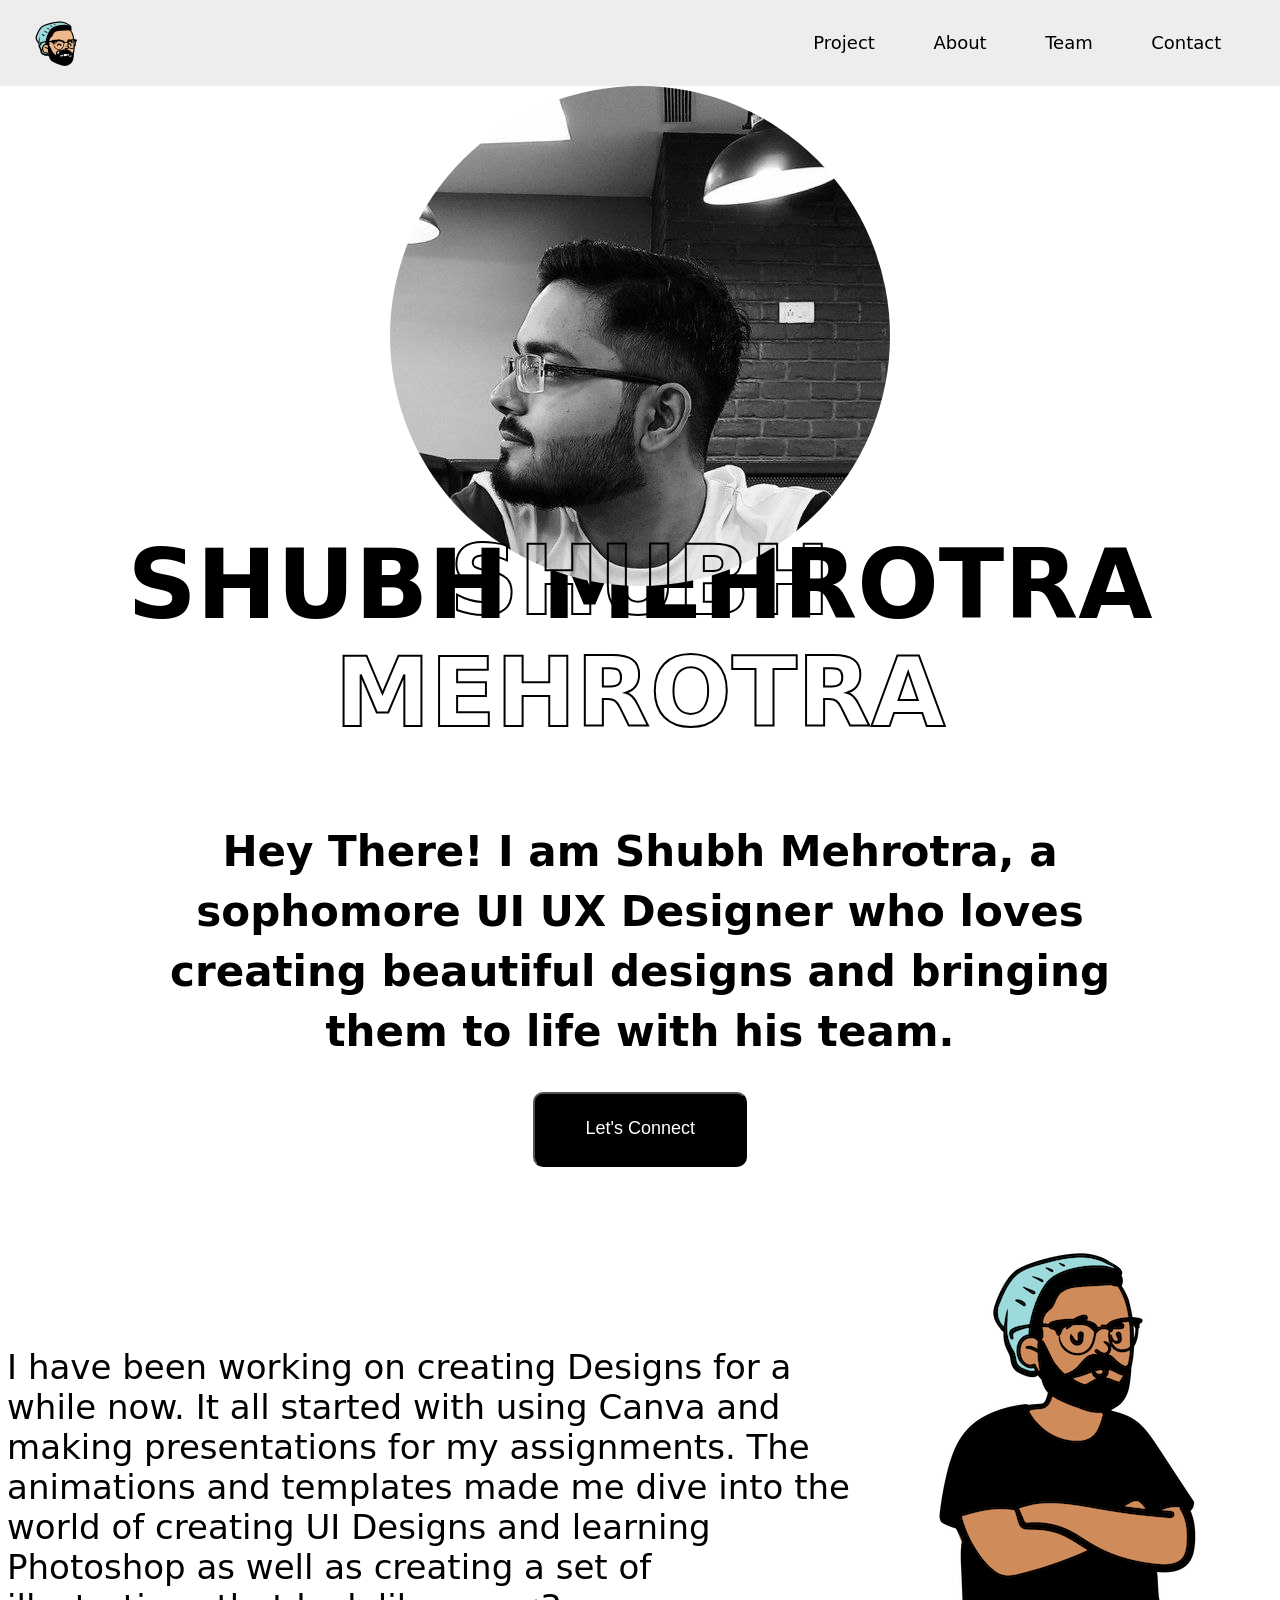
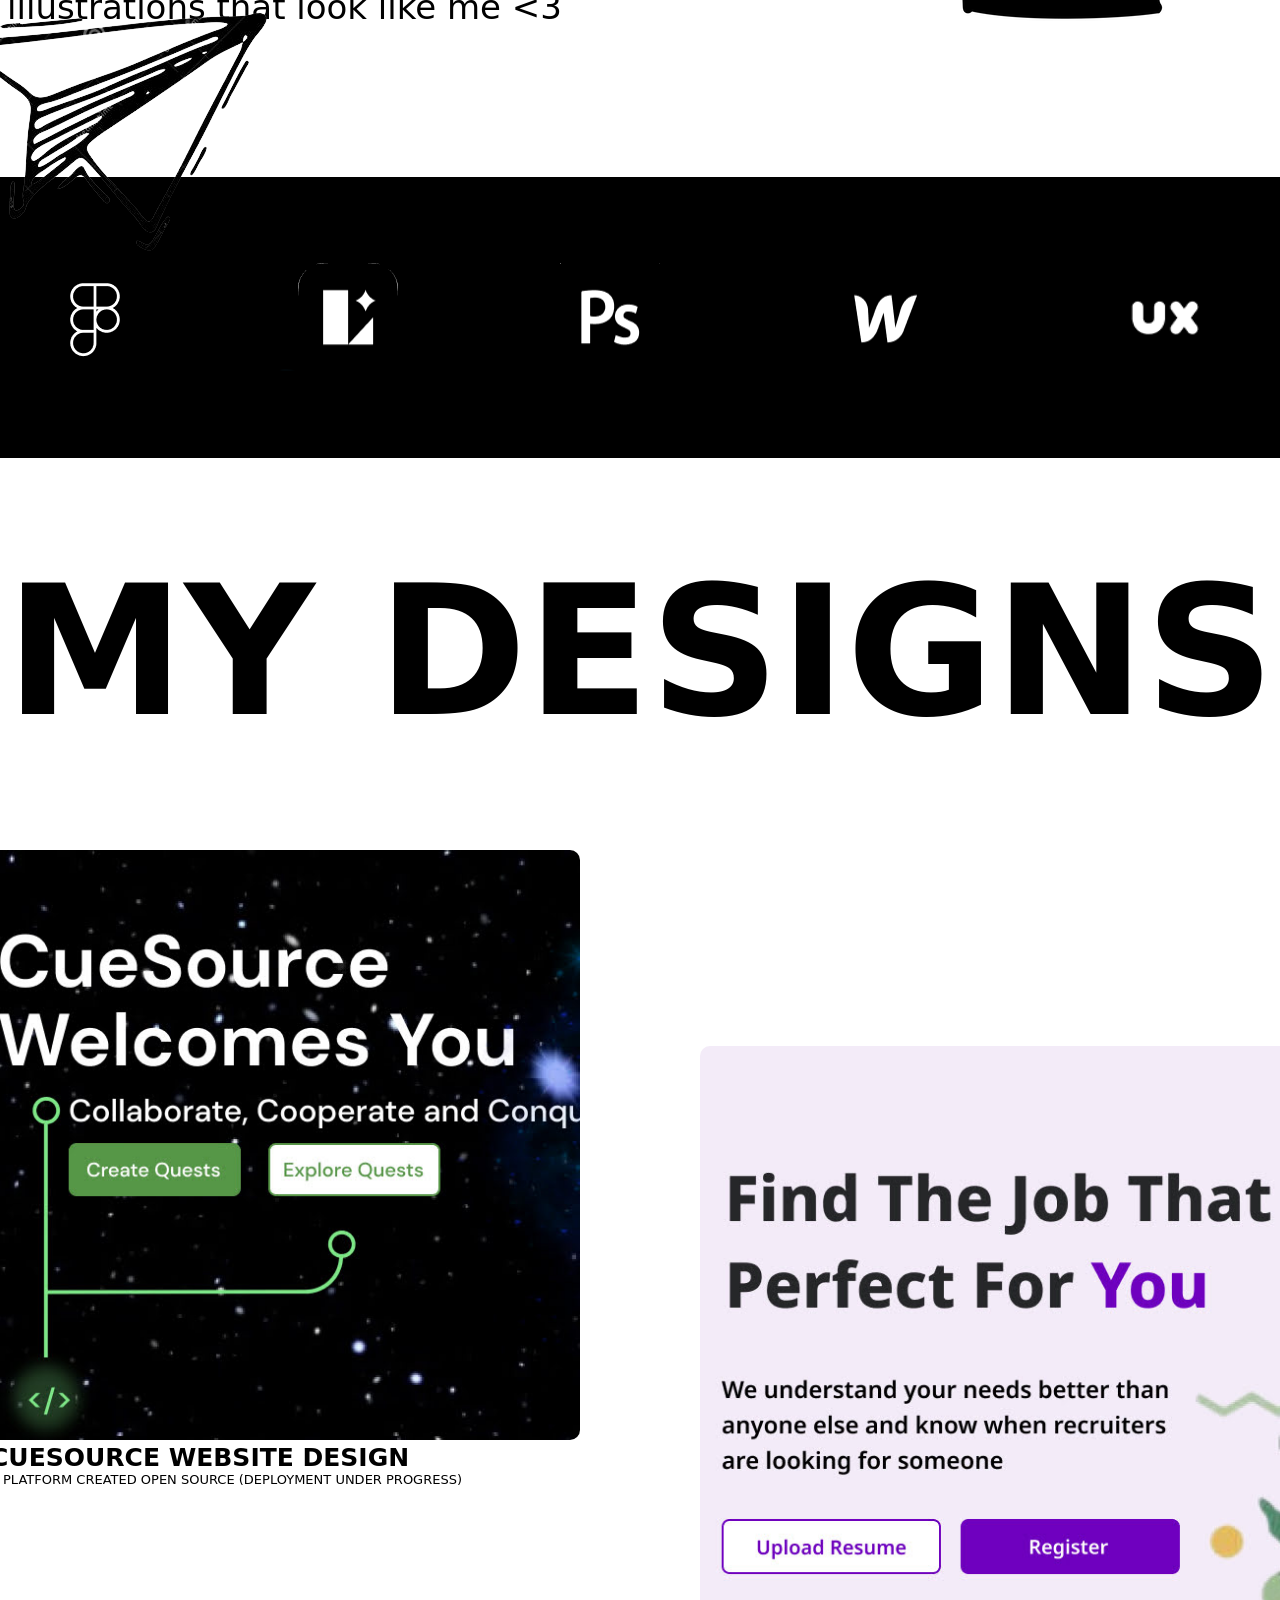
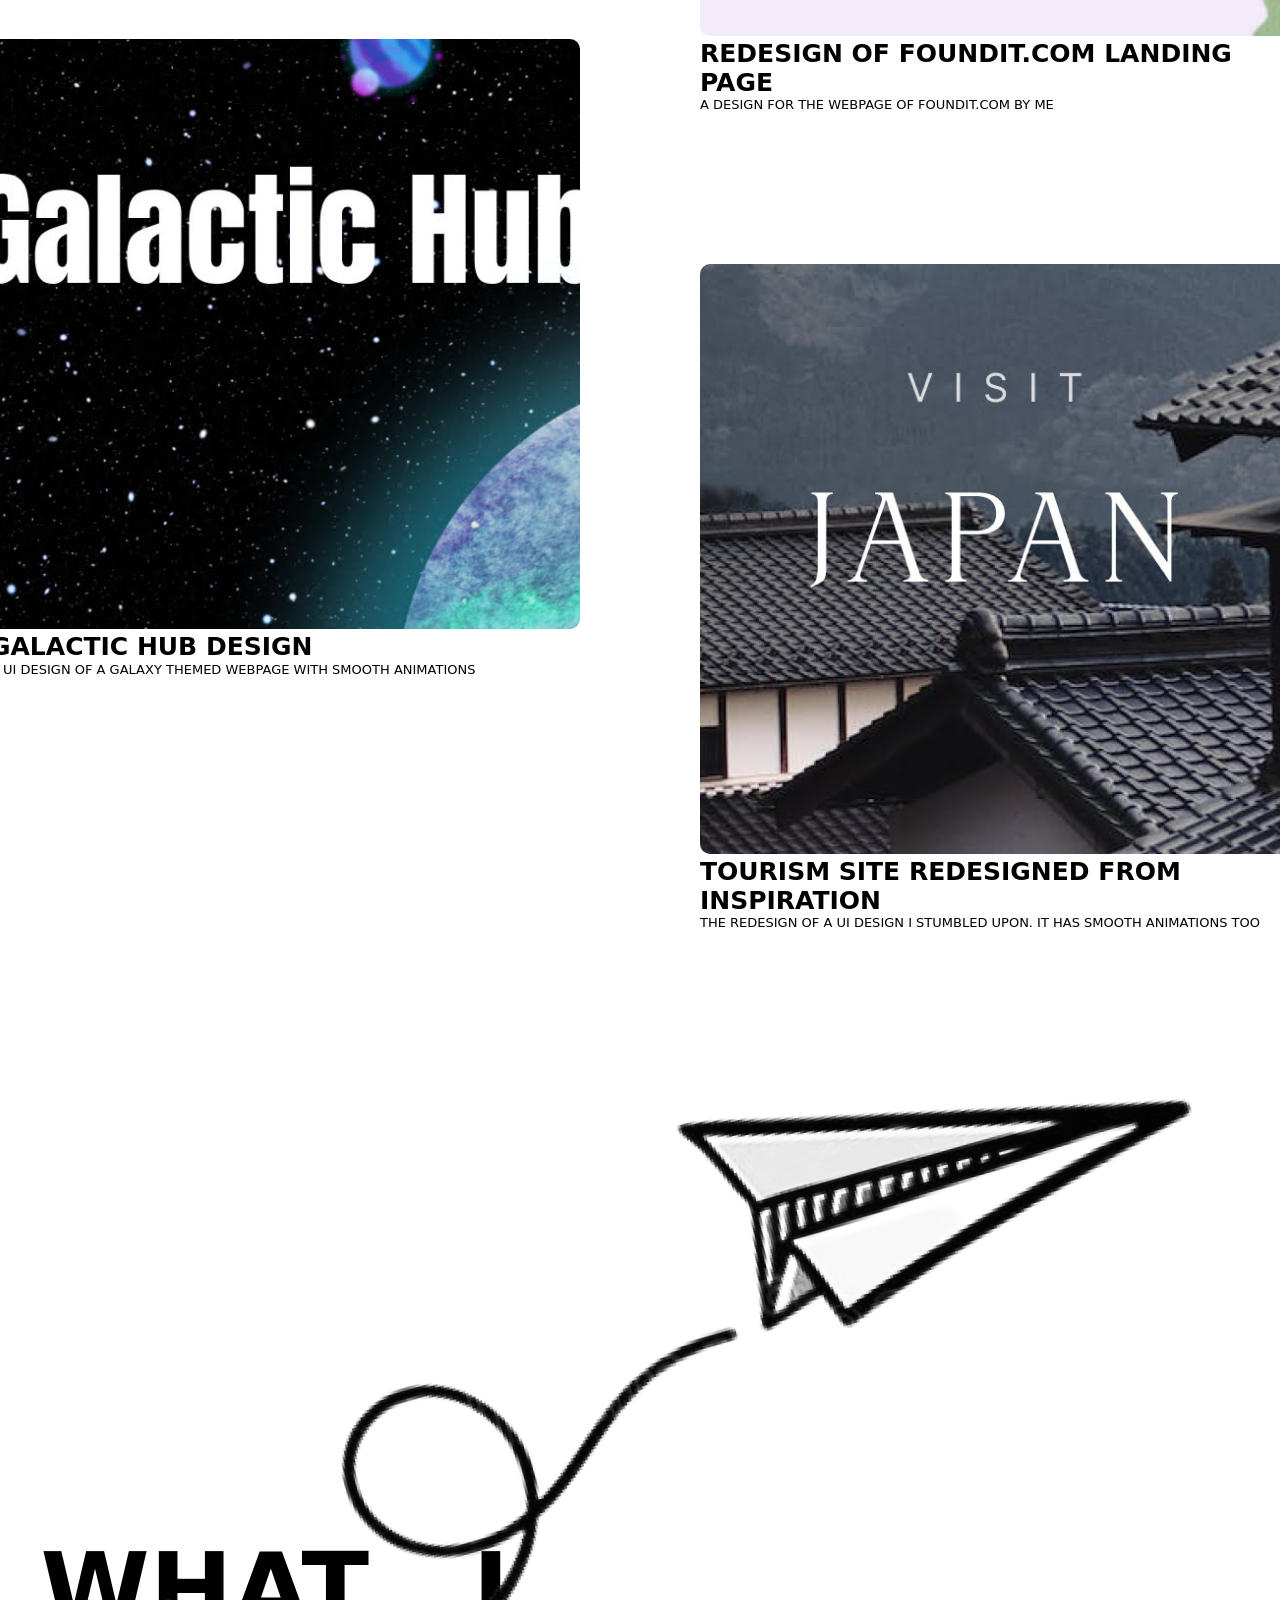
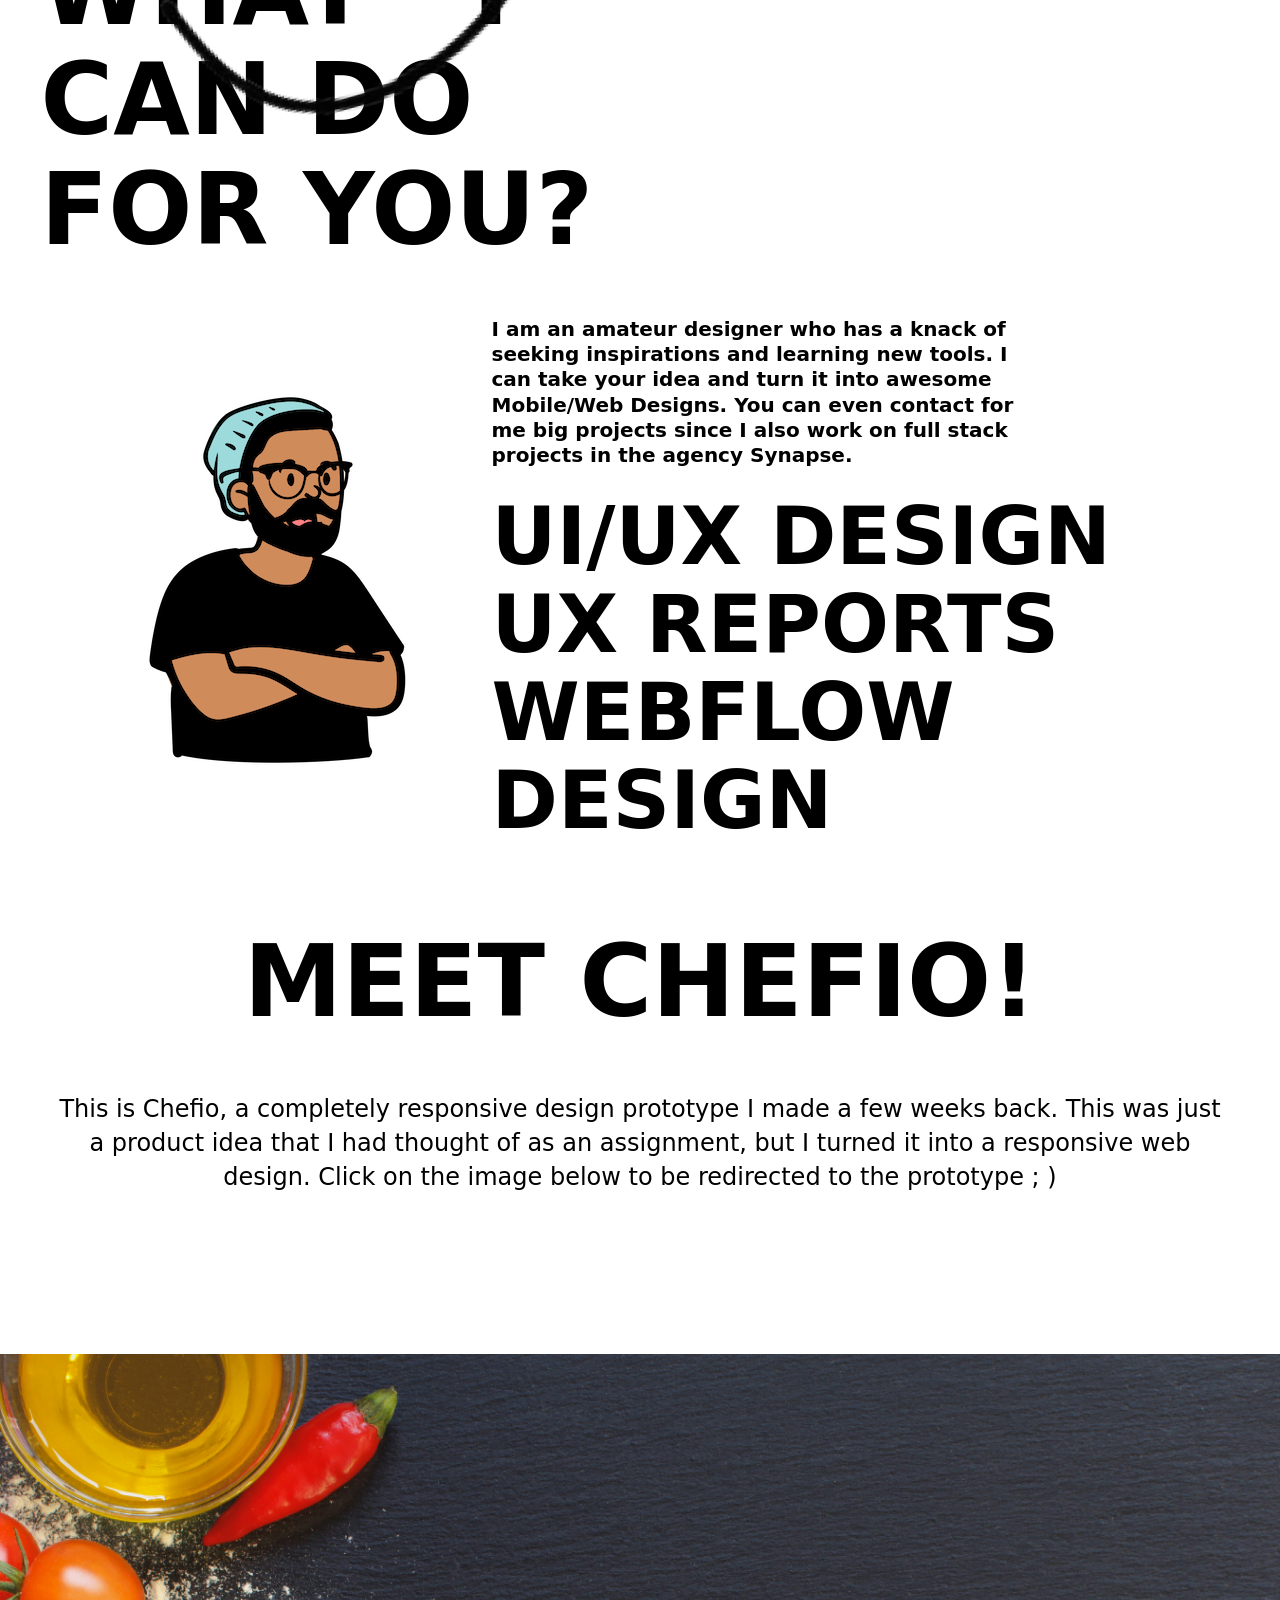
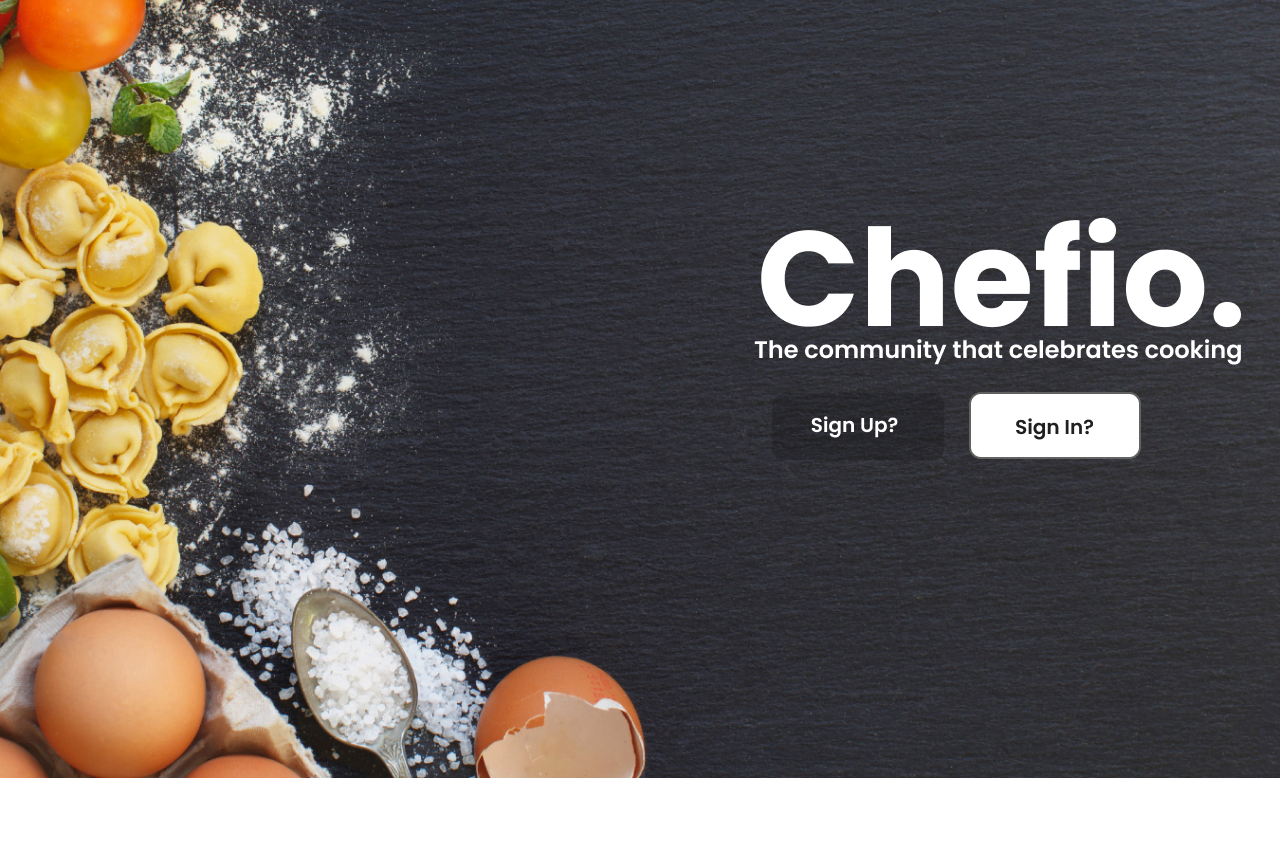
<file: shubh/index.html>
<!DOCTYPE html>
<html lang="en">
    <head>
        <meta name="viewport" content="width=device-width, initial-scale=1.0">
        <meta charset="UTF-8">
        <title>My Portfolio</title>
        <link rel="stylesheet" type="text/css" href="style.css">
    </head>
    <body>
        <nav>
            <div class="logo"><img src="pictures/Shubh_AvatarSmiling%202.png" alt="logo"></div>
            <div class="nav-items">
                <a href="/">Project</a>
                <a href="/">About</a>
                <a href="/">Team</a>
                <a href="/">Contact</a>
            </div>
        </nav>


        <section class="main--container" id="landing--page">
            <div class="mainimg">
                <img src="pictures/Shubh%20Pic.jpg" alt="My Picture">
            </div>

            <div id="name">SHUBH MEHROTRA</div>
            <div id="stroke--name">SHUBH MEHROTRA</div>

            <p id="text">
                Hey There! I am Shubh Mehrotra, a sophomore UI UX Designer who loves creating beautiful designs and bringing them to life with his team.
            </p>

            <button id="connect">
                Let's Connect
            </button>
        </section>


        <section class="main--container">
            <div class="holder">
                <p id="description">
                    I have been working on creating Designs for a while now. It all started with using Canva and making presentations for my assignments. The animations and templates made me dive into the world of creating UI Designs and learning Photoshop as well as creating a set of illustrations that look like me &lt;3
                </p>

                <div id="arms-crossed"><img src="pictures/Shubh_AvatarCheeky.png" alt=""></div>
            </div>
            

            <div id="plane"><img src="pictures/paperplane.png" alt=""></div>

            <div id="bar">
                <img id="figma" src="pictures/lucide_figma.png" alt="">
                <img id="lunacy" src="pictures/lunacy.png" alt="">
                <img id="ps" src="pictures/Ps.png" alt="">
                <img id="webf"  src="pictures/webflow.png" alt="">
                <img id="ux"  src="pictures/Group%207.png" alt="">
            </div>
        </section>


        <section CLASS="main--container">
            <p id="heading--designs">MY DESIGNS</p>

            <div class="holder">
                <div class="project--placement" id="left-element">
                    <div>
                        <img class="project--image" src="pictures/cuesource.jpg" alt="CueSource">
                        <p class="head--pro">CUESOURCE WEBSITE DESIGN</p>
                        <p class="sub--pro">A PLATFORM CREATED OPEN SOURCE (DEPLOYMENT UNDER PROGRESS)</p>
                    </div>

                    <div>
                        <img class="project--image" src="pictures/project.jpg" alt="Galactic Hub">
                        <p class="head--pro">galactic hub design</p>
                        <p class="sub--pro">A UI Design of a galaxy themed webpage with smooth animations</p>
                    </div>
                </div>

                <div class="project--placement" id="right-element">
                    <div>
                        <img class="project--image" src="pictures/zuno.jpg" alt="Zuno Redesign">
                        <p class="head--pro">Redesign of foundit.com landing page</p>
                        <p class="sub--pro">a design for the webpage of foundit.com by me</p>
                    </div>

                    <div>
                        <img class="project--image" src="pictures/tourism.jpg" alt="tourism site">
                        <p class="head--pro">Tourism site redesigned from inspiration</p>
                        <p class="sub--pro">The redesign of a UI design i stumbled upon. It has smooth animations too</p>
                    </div>
                </div>
            </div>
        </section>


        <section class="main--container">
            <div class="plane--2">
                <img src="pictures/paper%20plane.png" alt="flying plane illustration">
            </div>

            <p id="asking">What&nbsp;&nbsp;&nbsp;I <br>can Do for you?</p>
            
            <div class="holder">
                <div id="hands--crossed"><img src="pictures/Shubh_AvatarExplaining.png" alt="I am explaining here"></div>

                <div>
                    <p id="small-text1">I am an amateur designer who has a knack of seeking inspirations and learning new tools. I can take your idea and turn it into awesome Mobile/Web Designs. You can even contact for me big projects since I also work on full stack projects in the agency Synapse.</p>
                    <p id="big--text1">UI/UX design<br>ux reports<br>Webflow Design</p>
                </div>
                
            </div>       
        </section>


        <section class="main--container">
            <p id="big--text2">Meet Chefio!</p>

            <p id="small-text2">This is Chefio, a completely responsive design prototype I made a few weeks back. This was just a product idea that I had thought of as an assignment, but I turned it into a responsive web design. Click on the image below to be redirected to the prototype ;	&#41;</p>

            <div id="chefio--image"><img src="pictures/chefio.png" alt="My main project"></div>
        </section>
    </body>
</html>
</file>
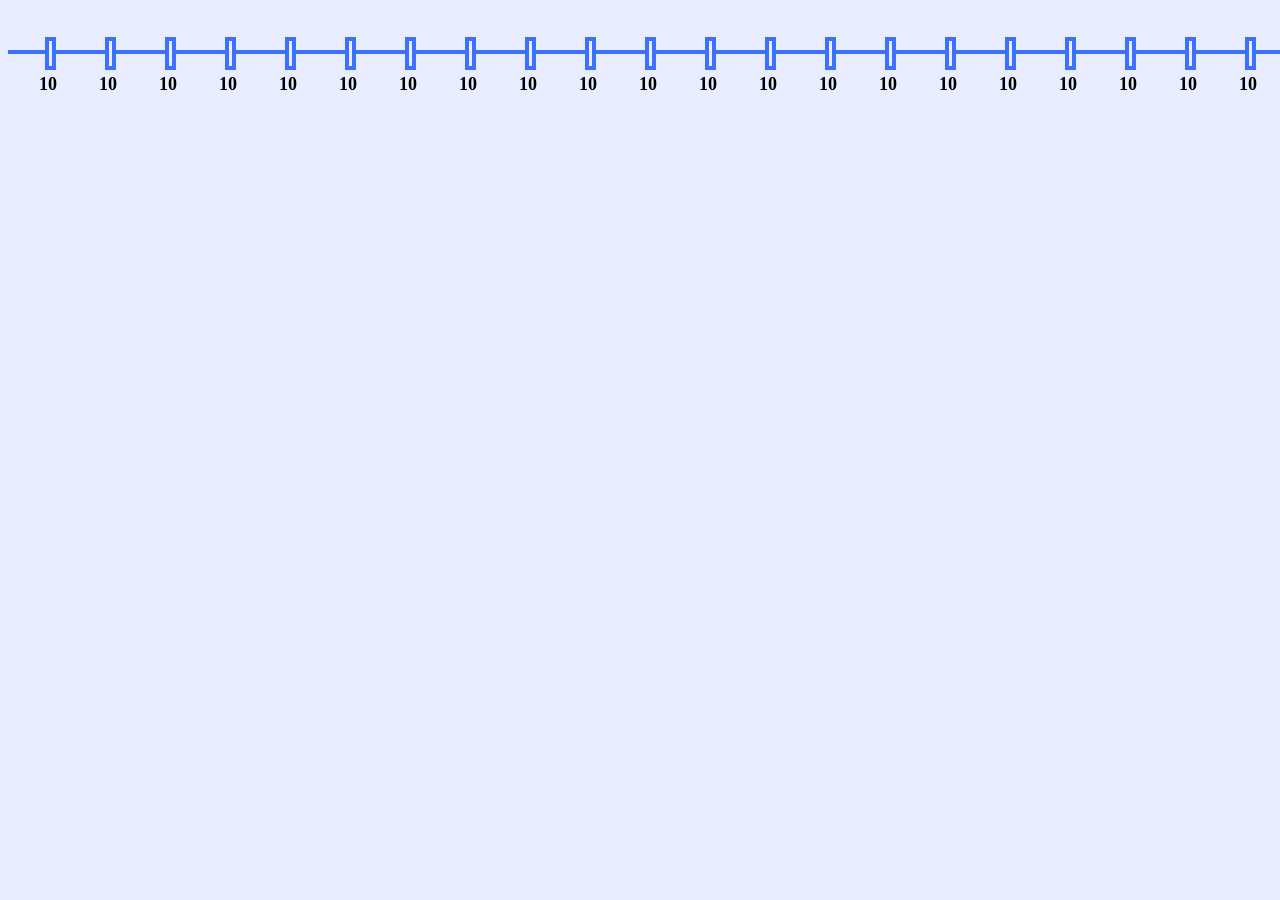
<file: timeline-slider/index.html>
<!DOCTYPE html>
<html lang="en">
<head>
    <meta charset="UTF-8">
    <meta name="viewport" content="width=device-width, initial-scale=1.0">
    <title>Document</title>
    <link rel="stylesheet" href="style.css">
</head>
<body>
    <div class="timeline">
        <div class="swiper-slide">
            <div class="status">
                <span>10</span>
            </div>
        </div>
        <div class="swiper-slide">
            <div class="status">
                <span>10</span>
            </div>
        </div>
        <div class="swiper-slide">
            <div class="status">
                <span>10</span>
            </div>
        </div>
        <div class="swiper-slide">
            <div class="status">
                <span>10</span>
            </div>
        </div>
        <div class="swiper-slide">
            <div class="status">
                <span>10</span>
            </div>
        </div>
        <div class="swiper-slide">
            <div class="status">
                <span>10</span>
            </div>
        </div>

        <div class="swiper-slide">
            <div class="status">
                <span>10</span>
            </div>
        </div>
        <div class="swiper-slide">
            <div class="status">
                <span>10</span>
            </div>
        </div>
        <div class="swiper-slide">
            <div class="status">
                <span>10</span>
            </div>
        </div>
        <div class="swiper-slide">
            <div class="status">
                <span>10</span>
            </div>
        </div>
        <div class="swiper-slide">
            <div class="status">
                <span>10</span>
            </div>
        </div>
        <div class="swiper-slide">
            <div class="status">
                <span>10</span>
            </div>
        </div>

        <div class="swiper-slide">
            <div class="status">
                <span>10</span>
            </div>
        </div>
        <div class="swiper-slide">
            <div class="status">
                <span>10</span>
            </div>
        </div>
        <div class="swiper-slide">
            <div class="status">
                <span>10</span>
            </div>
        </div>
        <div class="swiper-slide">
            <div class="status">
                <span>10</span>
            </div>
        </div>
        <div class="swiper-slide">
            <div class="status">
                <span>10</span>
            </div>
        </div>
        <div class="swiper-slide">
            <div class="status">
                <span>10</span>
            </div>
        </div>

        <div class="swiper-slide">
            <div class="status">
                <span>10</span>
            </div>
        </div>
        <div class="swiper-slide">
            <div class="status">
                <span>10</span>
            </div>
        </div>
        <div class="swiper-slide">
            <div class="status">
                <span>10</span>
            </div>
        </div>
        <div class="swiper-slide">
            <div class="status">
                <span>10</span>
            </div>
        </div>
        <div class="swiper-slide">
            <div class="status">
                <span>10</span>
            </div>
        </div>
        <div class="swiper-slide">
            <div class="status">
                <span>10</span>
            </div>
        </div>
        
    </div>
</body>
</html>
</file>
<file: shubh/style.css>
* {
    box-sizing: border-box;
    margin: 0;
    padding: 0;
    overflow-x: clip;
}

body{
    font-family: "Inter", system-ui;
    font-style: normal;
}

nav {
    position: fixed;
    top: 0;
    left: 0;
    right: 0;
    height: 86px;
    background: rgba(0, 0, 0, 0.07);
    backdrop-filter: blur(5px);
    display: flex;
    justify-content: space-between;
    align-items: center;
    padding: 0 2rem;
    z-index: 20;
}

.logo {
    width: 48.375px;
    height: 50px;
    flex-shrink: 0;
}

nav a {
    text-decoration: none;
    color: #000;
    font-size: 18px;
    font-weight: 500;
    line-height: 23.4px;
    padding: 0 1.67rem;
}

.main--container{
    min-height: 100vh;
    width: 100vw;
    display: flex;
    flex-direction: column;
    justify-content: flex-start;
    align-items: center;
}

#landing--page{
    padding-top: 86px;
}

.mainimg {
    display: flex;
    justify-content: center;
    align-items: center;
    width: 100%;
    max-width: 500px;
    height: 500px;
    flex-shrink: 0;
    border-radius: 500px;
    overflow: hidden;
    z-index: 1;
}

#name {
    position: relative;
    top: -57px;
    text-align: center;
    font-size: 96px;
    font-weight: 700;
}

#stroke--name {
    position: relative;
    top: -173px;
    width: 944px;
    text-align: center;
    font-size: 96px;
    font-weight: 700;
    color: transparent;
    -webkit-text-stroke-width: 2px;
    -webkit-text-stroke-color: black;
    z-index: 10;
}

#text {
    width: 944px;
    text-align: center;
    margin-top: -100px;
    font-size: 42px;
    font-family: "Poppins", system-ui;
    font-weight: 600;
    line-height: 60px;
}

#connect {
    color: #FFF;
    text-align: center;
    font-size: 18px;
    font-style: normal;
    font-weight: 400;
    line-height: 21.6px;
    background: #000;
    padding: 24px 49.59px 25.59px 50px;
    border-radius: 10px;
    margin: 30px;
}

#description{
    width: 844.45px;
    text-align: left;
    color: #000;
    font-size: 34px;
    font-weight: 500;
}

#arms-crossed{
    width: 351.44px;
    height: 500px;
    flex-shrink: 0;
}

#plane{
    width: 461px;
    height: 298px;
    position: absolute;
    left: -10%;
    transform: translateY(100%);
}

#bar{
    display: flex;
    justify-content: space-between;
    align-items: center;
    width: 1330px;
    height: 281px;
    border-radius: 20px;
    background: #000;
    padding-left: 80px;
    padding-right: 80px;
}

#figma{
    width: 80px;
    height: 80px;
    flex-shrink: 0;
}

#lunacy{
    width: 100px;
    height: 109.623px;
    flex-shrink: 0;
}

#ps{
    width: 100px;
    height: 109.623px;
    flex-shrink: 0;

}

#webf{
    width: 120px;
    height: 131.548px;
    flex-shrink: 0;
}

#ux{
    width: 120px;
    height: 120px;
    flex-shrink: 0;
}

#heading--designs{
    text-align: center;
    font-size: 180px;
    font-family: "Inter", system-ui;
    font-style: normal;
    font-weight: 800;
    margin-top: 50px;
}

.head--pro{
    font-size: 25px;
    font-family: "Inter", system-ui;
    font-style: normal;
    font-weight: 700;
    line-height: 28.6px;
    text-transform: uppercase;
}

.sub--pro{
    color: #000;
    font-size: 13px;
    font-family: "Inter", system-ui;
    font-style: normal;
    font-weight: 400;
    line-height: 16.8px;
    text-transform: uppercase;
}

.project--image{
    width: 590px;
    height: 590px;
    flex-shrink: 0;
    border-radius: 10px;
}

.holder {
    display: flex;
    flex-direction: row;
    justify-content: center;
    align-items: center;
    gap: 70px;
    margin: 40px;
}

.project--placement{
    display: flex;
    justify-content: center;
    align-content: space-between;
    flex-direction: column;
    gap: 150px;
    margin: 25px;
}

#left-element {
    margin-bottom: 250px;
}

#right-element{
    margin-top: 250px;
}

.plane--2{
    width: 1313px;
    height: 538px;
    transform: rotate(-7.936deg);
    flex-shrink: 0;
}

#asking{
    width: 669px;
    font-size: 99px;
    font-weight: 700;
    line-height: 110px;
    text-transform: uppercase;
    margin-left: -530px;
}

#hands--crossed{
    width: 378px;
    height: 552px;
    display: flex;
    justify-content: flex-end;
    align-items: center;
}

#small-text1{
    width: 540px;
    font-size: 20px;
    font-weight: 600;
    line-height: 25.2px;
}

#big--text1{
    width: 745px;
    font-size: 80px;
    font-weight: 600;
    line-height: 88px;
    text-transform: uppercase;
    margin-top: 25px;
}

#big--text2{
    text-align: center;
    font-size: 99px;
    font-weight: 700;
    line-height: 110px;
    text-transform: uppercase;
    padding-bottom: 55px;
    margin-top: 30px;
}

#small-text2{
    width: 1163px;
    text-align: center;
    font-size: 24px;
    font-weight: 500;
    line-height: 34px;
    padding-bottom: 125px;
}

#chefio--image{
    margin-top: 35px;
    margin-bottom: 60px;
}
</file>
<file: timeline-slider/style.css>
body {
    background: #e8eeff;
}

.timeline {
    margin: 50px 0;
    list-style-type: none;
    display: flex;
    padding: 0;
    text-align: center;
}

.status {
    padding: 0px 40px;
    display: flex;
    justify-content: center;
    border-top: 4px solid #3e70ff;
    position: relative;
    transition: all 200ms ease-in ;
}
  
.status span {
    font-weight: 600;
    padding-top: 20px;
}

.status span:before {
    content: '';
    width: 3px;
    height: 25px;
    background-color: #e8eeff;
    border: 4px solid #3e70ff;
    position: absolute;
    top: -17px;
    left: calc(50% - 3px);
    transition: all 200ms ease-in;
}

.swiper-slide {
    width: 60px;
    text-align: center;
    font-size: 18px;
}
</file>
